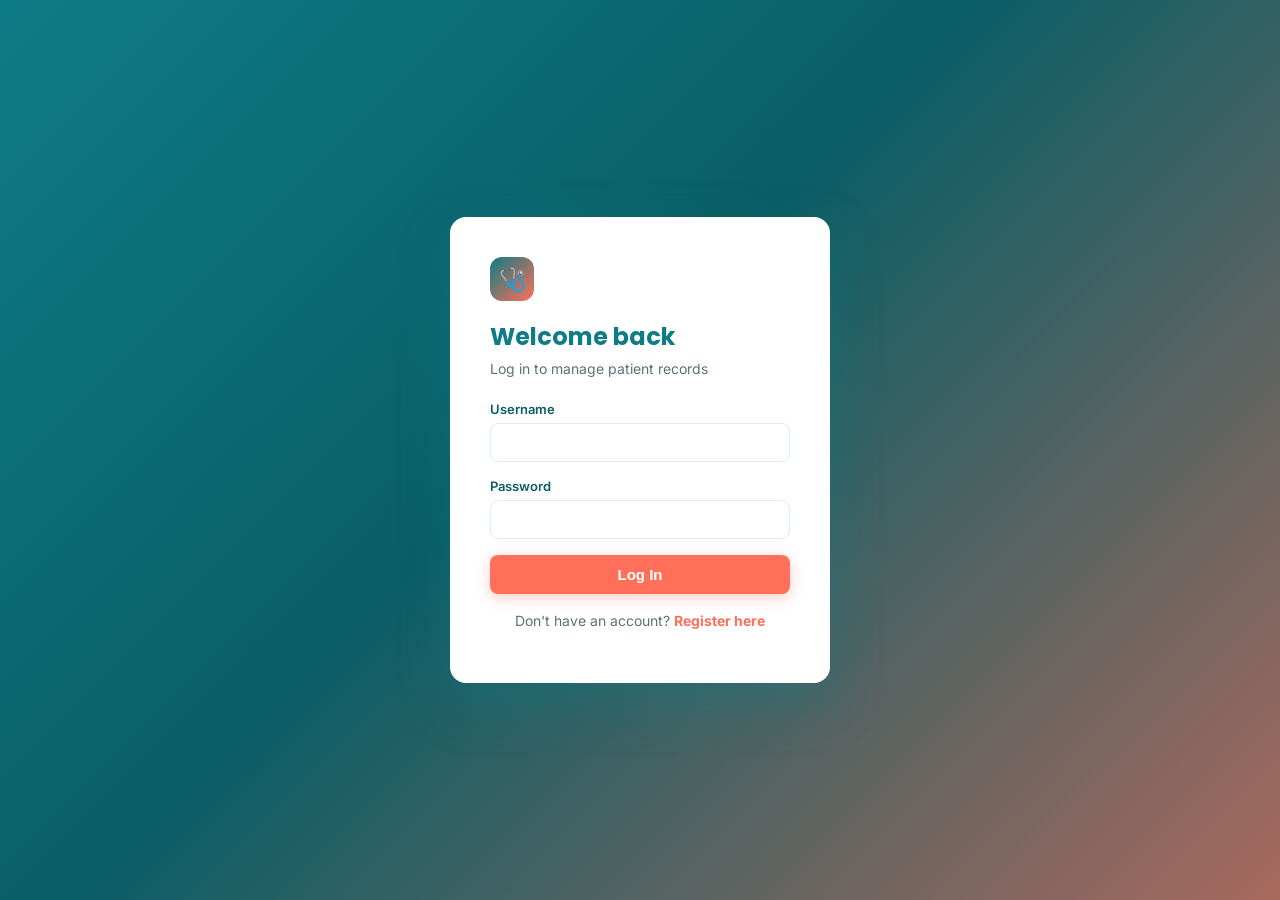
<file: frontend/index.html>
<!DOCTYPE html>
<html lang="en">
<head>
<meta charset="UTF-8">
<meta name="viewport" content="width=device-width, initial-scale=1.0">
<title>Login | MediTrack Patient Records</title>
<link rel="stylesheet" href="css/style.css">
</head>
<body>

<div class="auth-wrapper">
  <div class="auth-card">
    <div class="brand-mark">🩺</div>
    <h1>Welcome back</h1>
    <p class="subtitle">Log in to manage patient records</p>

    <div id="alertBox" class="alert"></div>

    <form id="loginForm" novalidate>
      <div class="field">
        <label for="username">Username</label>
        <input type="text" id="username" name="username" autocomplete="username" required>
        <small class="error" id="usernameError"></small>
      </div>

      <div class="field">
        <label for="password">Password</label>
        <input type="password" id="password" name="password" autocomplete="current-password" required>
        <small class="error" id="passwordError"></small>
      </div>

      <button type="submit" class="btn" id="loginBtn">Log In</button>
    </form>

    <p class="auth-footer">Don't have an account? <a href="register.html">Register here</a></p>
  </div>
</div>

<script src="js/config.js"></script>
<script src="js/auth.js"></script>
</body>
</html>
</file>
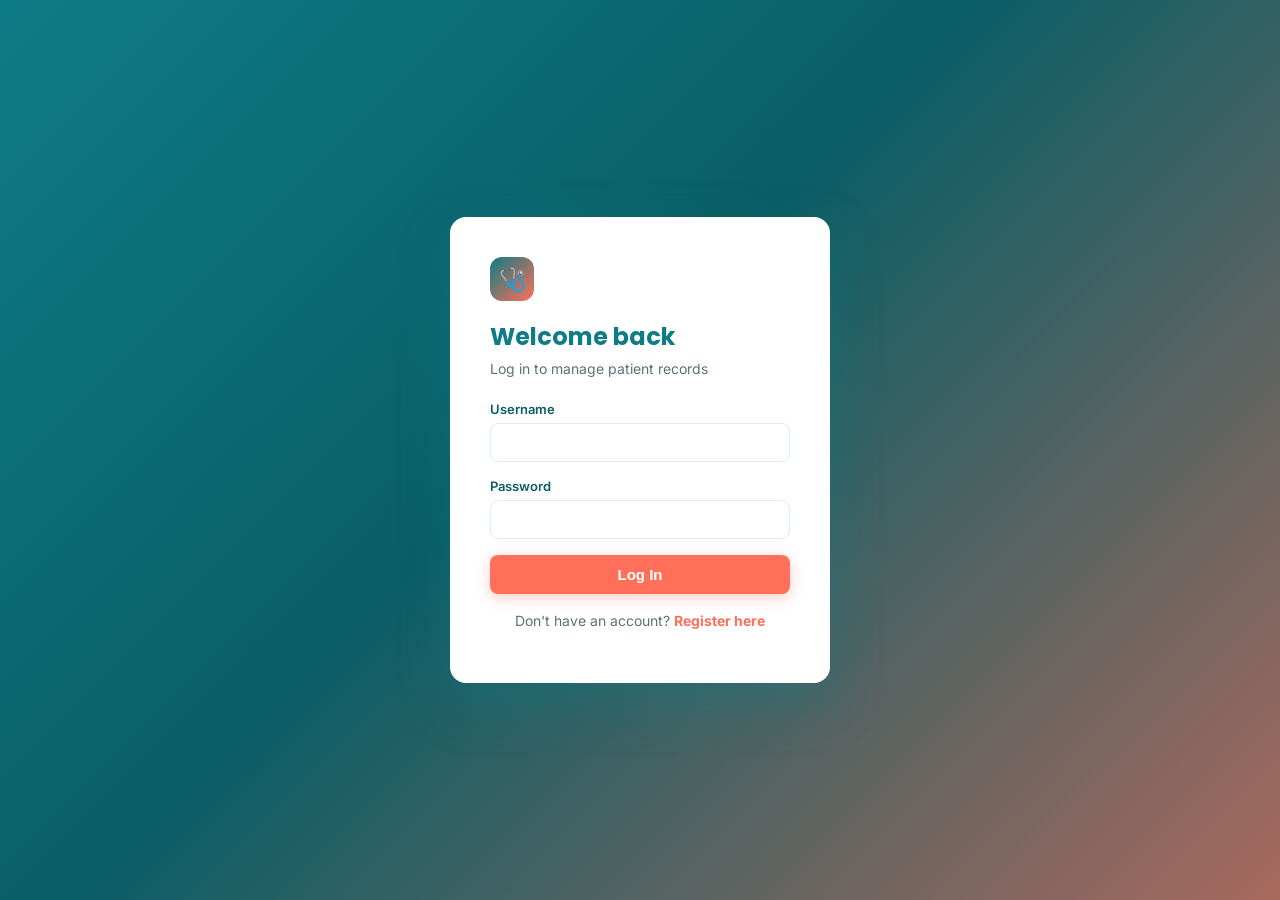
<file: frontend/dashboard.html>
<!DOCTYPE html>
<html lang="en">
<head>
<meta charset="UTF-8">
<meta name="viewport" content="width=device-width, initial-scale=1.0">
<title>Dashboard | MediTrack Patient Records</title>
<link rel="stylesheet" href="css/style.css">
</head>
<body>

<div class="topbar">
  <h2>🩺 MediTrack Patient Records</h2>
  <div class="user-info">
    <span>Logged in as <strong id="loggedInUser"></strong></span>
    <button class="btn secondary small" id="logoutBtn">Logout</button>
  </div>
</div>

<div class="container">

  <div class="toolbar">
    <div class="toolbar-left">
      <input type="text" id="searchInput" placeholder="Search by name, patient ID, diagnosis, or doctor...">
      <select id="statusFilter" class="status-filter">
        <option value="">All statuses</option>
        <option value="ADMITTED">Admitted</option>
        <option value="TREATMENT">Under Treatment</option>
        <option value="DISCHARGED">Discharged</option>
      </select>
    </div>
    <button class="btn small" id="addPatientBtn">+ Add Patient</button>
  </div>

  <div class="card">
    <table>
      <thead>
        <tr>
          <th>Patient ID</th>
          <th>Name</th>
          <th>Age / Gender</th>
          <th>Diagnosis</th>
          <th>Doctor</th>
          <th>Status</th>
          <th>Admitted On</th>
          <th>Actions</th>
        </tr>
      </thead>
      <tbody id="patientsTableBody">
        <!-- rows injected by app.js -->
      </tbody>
    </table>
    <div class="empty-state" id="emptyState" style="display:none;">
      No patients found. Click "Add Patient" to create the first record.
    </div>
  </div>
</div>

<!-- Add / Edit Modal -->
<div class="modal-overlay" id="modalOverlay">
  <div class="modal">
    <h3 id="modalTitle">Add Patient</h3>
    <form id="patientForm" novalidate>
      <input type="hidden" id="patientRecordId">

      <div class="form-row">
        <div class="field">
          <label for="name">Full Name</label>
          <input type="text" id="name" required>
          <small class="error" id="nameError"></small>
        </div>
        <div class="field">
          <label for="patient_id">Patient ID</label>
          <input type="text" id="patient_id" required>
          <small class="error" id="patient_idError"></small>
        </div>
      </div>

      <div class="form-row">
        <div class="field">
          <label for="age">Age</label>
          <input type="number" id="age" min="1" max="130" required>
          <small class="error" id="ageError"></small>
        </div>
        <div class="field">
          <label for="gender">Gender</label>
          <select id="gender" required>
            <option value="">Select</option>
            <option value="M">Male</option>
            <option value="F">Female</option>
            <option value="O">Other</option>
          </select>
          <small class="error" id="genderError"></small>
        </div>
      </div>

      <div class="field">
        <label for="contact_number">Contact Number</label>
        <input type="text" id="contact_number" placeholder="10-digit number" required>
        <small class="error" id="contact_numberError"></small>
      </div>

      <div class="field">
        <label for="email">Email (optional)</label>
        <input type="email" id="email">
        <small class="error" id="emailError"></small>
      </div>

      <div class="field">
        <label for="diagnosis">Diagnosis</label>
        <input type="text" id="diagnosis" required>
        <small class="error" id="diagnosisError"></small>
      </div>

      <div class="form-row">
        <div class="field">
          <label for="doctor_assigned">Doctor Assigned</label>
          <input type="text" id="doctor_assigned" required>
          <small class="error" id="doctor_assignedError"></small>
        </div>
        <div class="field">
          <label for="status">Status</label>
          <select id="status" required>
            <option value="ADMITTED">Admitted</option>
            <option value="TREATMENT">Under Treatment</option>
            <option value="DISCHARGED">Discharged</option>
          </select>
          <small class="error" id="statusError"></small>
        </div>
      </div>

      <div class="field">
        <label for="admission_date">Admission Date</label>
        <input type="date" id="admission_date" required>
        <small class="error" id="admission_dateError"></small>
      </div>

      <div class="modal-actions">
        <button type="button" class="btn secondary" id="cancelBtn">Cancel</button>
        <button type="submit" class="btn" id="saveBtn">Save</button>
      </div>
    </form>
  </div>
</div>

<!-- Delete Confirm Modal -->
<div class="modal-overlay" id="deleteOverlay">
  <div class="modal">
    <h3>Delete patient record?</h3>
    <p id="deleteMessage" style="color:var(--muted);"></p>
    <div class="modal-actions">
      <button type="button" class="btn secondary" id="cancelDeleteBtn">Cancel</button>
      <button type="button" class="btn danger" id="confirmDeleteBtn">Delete</button>
    </div>
  </div>
</div>

<div class="toast" id="toast"></div>

<script src="js/config.js"></script>
<script src="js/api.js"></script>
<script src="js/app.js"></script>
</body>
</html>
</file>
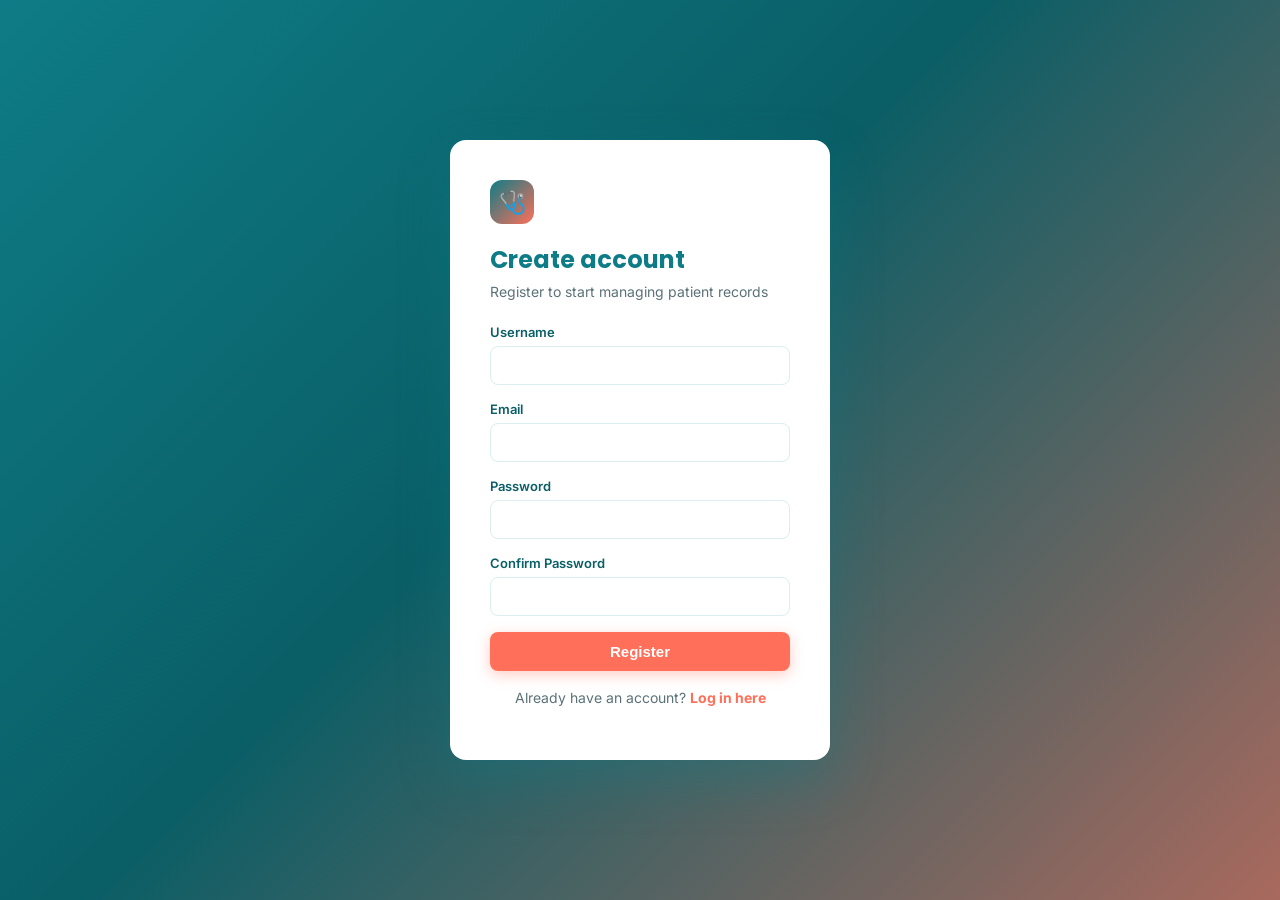
<file: frontend/register.html>
<!DOCTYPE html>
<html lang="en">
<head>
<meta charset="UTF-8">
<meta name="viewport" content="width=device-width, initial-scale=1.0">
<title>Register | MediTrack Patient Records</title>
<link rel="stylesheet" href="css/style.css">
</head>
<body>

<div class="auth-wrapper">
  <div class="auth-card">
    <div class="brand-mark">🩺</div>
    <h1>Create account</h1>
    <p class="subtitle">Register to start managing patient records</p>

    <div id="alertBox" class="alert"></div>

    <form id="registerForm" novalidate>
      <div class="field">
        <label for="username">Username</label>
        <input type="text" id="username" name="username" autocomplete="username" required minlength="3">
        <small class="error" id="usernameError"></small>
      </div>

      <div class="field">
        <label for="email">Email</label>
        <input type="email" id="email" name="email" autocomplete="email" required>
        <small class="error" id="emailError"></small>
      </div>

      <div class="field">
        <label for="password">Password</label>
        <input type="password" id="password" name="password" autocomplete="new-password" required minlength="6">
        <small class="error" id="passwordError"></small>
      </div>

      <div class="field">
        <label for="password2">Confirm Password</label>
        <input type="password" id="password2" name="password2" autocomplete="new-password" required minlength="6">
        <small class="error" id="password2Error"></small>
      </div>

      <button type="submit" class="btn" id="registerBtn">Register</button>
    </form>

    <p class="auth-footer">Already have an account? <a href="index.html">Log in here</a></p>
  </div>
</div>

<script src="js/config.js"></script>
<script src="js/auth.js"></script>
</body>
</html>
</file>
<file: frontend/css/style.css>
@import url('https://fonts.googleapis.com/css2?family=Poppins:wght@600;700;800&family=Inter:wght@400;500;600&display=swap');

:root {
  /* Core palette — teal (trust/clinical) + warm coral (action) + status colors that carry real meaning */
  --teal-900: #0E7C86;
  --teal-700: #0A5E66;
  --teal-100: #E3F6F5;
  --coral: #FF6F59;
  --coral-dark: #E85A44;
  --status-admitted: #3B82F6;
  --status-treatment: #FFB100;
  --status-discharged: #2DCE89;
  --danger: #E63946;
  --bg: #F4FBFB;
  --card-bg: #ffffff;
  --text: #17262A;
  --muted: #5B7278;
  --border: #DCEEEF;
}

* { box-sizing: border-box; }

body {
  margin: 0;
  font-family: 'Inter', 'Segoe UI', Arial, sans-serif;
  background: var(--bg);
  color: var(--text);
}

h1, h2, h3 {
  font-family: 'Poppins', 'Segoe UI', sans-serif;
}

/* ---------- Auth pages ---------- */
.auth-wrapper {
  min-height: 100vh;
  display: flex;
  align-items: center;
  justify-content: center;
  padding: 20px;
  background: linear-gradient(135deg, var(--teal-900) 0%, var(--teal-700) 45%, var(--coral) 130%);
}

.auth-card {
  background: var(--card-bg);
  padding: 40px;
  border-radius: 16px;
  box-shadow: 0 20px 50px rgba(14, 124, 134, 0.35);
  width: 100%;
  max-width: 380px;
}

.auth-card .brand-mark {
  width: 44px;
  height: 44px;
  border-radius: 12px;
  background: linear-gradient(135deg, var(--teal-900), var(--coral));
  display: flex;
  align-items: center;
  justify-content: center;
  font-size: 22px;
  margin-bottom: 18px;
}

.auth-card h1 {
  margin: 0 0 6px;
  font-size: 24px;
  font-weight: 700;
  color: var(--teal-900);
}

.auth-card p.subtitle {
  margin: 0 0 24px;
  color: var(--muted);
  font-size: 14px;
}

.field {
  margin-bottom: 16px;
}

.field label {
  display: block;
  font-size: 13px;
  font-weight: 600;
  margin-bottom: 6px;
  color: var(--teal-700);
}

.field input, .field select {
  width: 100%;
  padding: 10px 12px;
  border: 1.5px solid var(--border);
  border-radius: 8px;
  font-size: 14px;
  font-family: inherit;
  background: #fff;
  color: var(--text);
}

.field input:focus, .field select:focus {
  outline: none;
  border-color: var(--teal-900);
  box-shadow: 0 0 0 3px rgba(14, 124, 134, 0.15);
}

.field small.error {
  color: var(--danger);
  display: none;
  margin-top: 4px;
  font-size: 12px;
  font-weight: 500;
}

.btn {
  width: 100%;
  padding: 11px;
  border: none;
  border-radius: 8px;
  background: var(--coral);
  color: #fff;
  font-size: 15px;
  font-weight: 600;
  cursor: pointer;
  transition: transform 0.1s, background 0.15s, box-shadow 0.15s;
  box-shadow: 0 4px 14px rgba(255, 111, 89, 0.35);
}

.btn:hover { background: var(--coral-dark); transform: translateY(-1px); }
.btn:active { transform: translateY(0); }
.btn.secondary { background: #fff; color: var(--teal-900); border: 1.5px solid var(--border); box-shadow: none; }
.btn.secondary:hover { background: var(--teal-100); }
.btn.danger { background: var(--danger); box-shadow: 0 4px 14px rgba(230, 57, 70, 0.3); }
.btn.danger:hover { background: #c62d3a; }
.btn.small { width: auto; padding: 7px 14px; font-size: 13px; }

.auth-footer {
  text-align: center;
  margin-top: 18px;
  font-size: 14px;
  color: var(--muted);
}

.auth-footer a { color: var(--coral); text-decoration: none; font-weight: 700; }
.auth-footer a:hover { text-decoration: underline; }

.alert {
  padding: 10px 12px;
  border-radius: 8px;
  font-size: 13px;
  margin-bottom: 16px;
  display: none;
  font-weight: 500;
}

.alert.error { background: #FDECEC; color: #B02A37; display: block; }
.alert.success { background: #E4F9EE; color: #157A4C; display: block; }

/* ---------- Dashboard ---------- */
.topbar {
  background: linear-gradient(120deg, var(--teal-900), var(--teal-700) 60%, var(--coral) 140%);
  padding: 16px 28px;
  display: flex;
  align-items: center;
  justify-content: space-between;
  color: #fff;
  box-shadow: 0 4px 16px rgba(14, 124, 134, 0.25);
}

.topbar h2 { margin: 0; font-size: 19px; font-weight: 700; display: flex; align-items: center; gap: 10px; }
.topbar .user-info { display: flex; align-items: center; gap: 14px; font-size: 14px; color: rgba(255,255,255,0.9); }
.topbar .user-info strong { color: #fff; }
.topbar .btn.secondary { background: rgba(255,255,255,0.15); color: #fff; border: 1.5px solid rgba(255,255,255,0.35); }
.topbar .btn.secondary:hover { background: rgba(255,255,255,0.25); }

.container {
  max-width: 1150px;
  margin: 28px auto;
  padding: 0 20px;
}

.toolbar {
  display: flex;
  justify-content: space-between;
  align-items: center;
  gap: 12px;
  margin-bottom: 18px;
  flex-wrap: wrap;
}

.toolbar-left { display: flex; gap: 10px; flex-wrap: wrap; align-items: center; }

.toolbar input[type="text"] {
  padding: 10px 14px;
  border-radius: 8px;
  border: 1.5px solid var(--border);
  min-width: 260px;
  font-size: 14px;
  background: #fff;
}

.toolbar input[type="text"]:focus {
  outline: none;
  border-color: var(--teal-900);
  box-shadow: 0 0 0 3px rgba(14, 124, 134, 0.12);
}

.status-filter {
  padding: 10px 14px;
  border-radius: 8px;
  border: 1.5px solid var(--border);
  background: #fff;
  font-size: 14px;
  color: var(--text);
}

.card {
  background: var(--card-bg);
  border-radius: 14px;
  box-shadow: 0 2px 12px rgba(14, 124, 134, 0.08);
  overflow: hidden;
  border: 1px solid var(--border);
}

table {
  width: 100%;
  border-collapse: collapse;
}

thead { background: var(--teal-100); }

th {
  text-align: left;
  padding: 13px 16px;
  font-size: 12.5px;
  font-weight: 700;
  color: var(--teal-700);
  letter-spacing: 0.2px;
}

td {
  text-align: left;
  padding: 13px 16px;
  font-size: 14px;
  border-bottom: 1px solid var(--border);
}

tbody tr:hover { background: #FAFEFE; }
tbody tr:last-child td { border-bottom: none; }

.actions-cell { display: flex; gap: 8px; }

.empty-state {
  padding: 48px;
  text-align: center;
  color: var(--muted);
  font-size: 14px;
}

/* Modal */
.modal-overlay {
  position: fixed;
  inset: 0;
  background: rgba(14, 40, 43, 0.55);
  display: none;
  align-items: center;
  justify-content: center;
  z-index: 100;
}

.modal-overlay.open { display: flex; }

.modal {
  background: #fff;
  border-radius: 14px;
  padding: 28px;
  width: 100%;
  max-width: 440px;
  max-height: 90vh;
  overflow-y: auto;
  box-shadow: 0 24px 60px rgba(14, 124, 134, 0.3);
}

.modal h3 { margin-top: 0; color: var(--teal-900); font-weight: 700; }

.modal-actions {
  display: flex;
  gap: 10px;
  margin-top: 20px;
}

.modal-actions .btn { width: auto; flex: 1; }

.form-row { display: grid; grid-template-columns: 1fr 1fr; gap: 12px; }

/* Status badges — color is data, not decoration: it reflects each patient's actual status */
.badge {
  display: inline-block;
  padding: 4px 11px;
  border-radius: 999px;
  font-size: 12px;
  font-weight: 700;
}

.badge.id-badge { background: var(--teal-100); color: var(--teal-700); font-weight: 600; }

.status-ADMITTED { background: #E7F0FE; color: var(--status-admitted); }
.status-TREATMENT { background: #FFF6E0; color: #A8730A; }
.status-DISCHARGED { background: #E1FAEE; color: #16875A; }

.toast {
  position: fixed;
  bottom: 24px;
  right: 24px;
  padding: 13px 20px;
  border-radius: 10px;
  color: #fff;
  font-size: 14px;
  font-weight: 500;
  opacity: 0;
  transform: translateY(10px);
  transition: all 0.25s;
  z-index: 200;
  box-shadow: 0 8px 24px rgba(0,0,0,0.2);
}

.toast.show { opacity: 1; transform: translateY(0); }
.toast.success { background: var(--status-discharged); }
.toast.error { background: var(--danger); }

@media (max-width: 640px) {
  .form-row { grid-template-columns: 1fr; }
}
</file>
